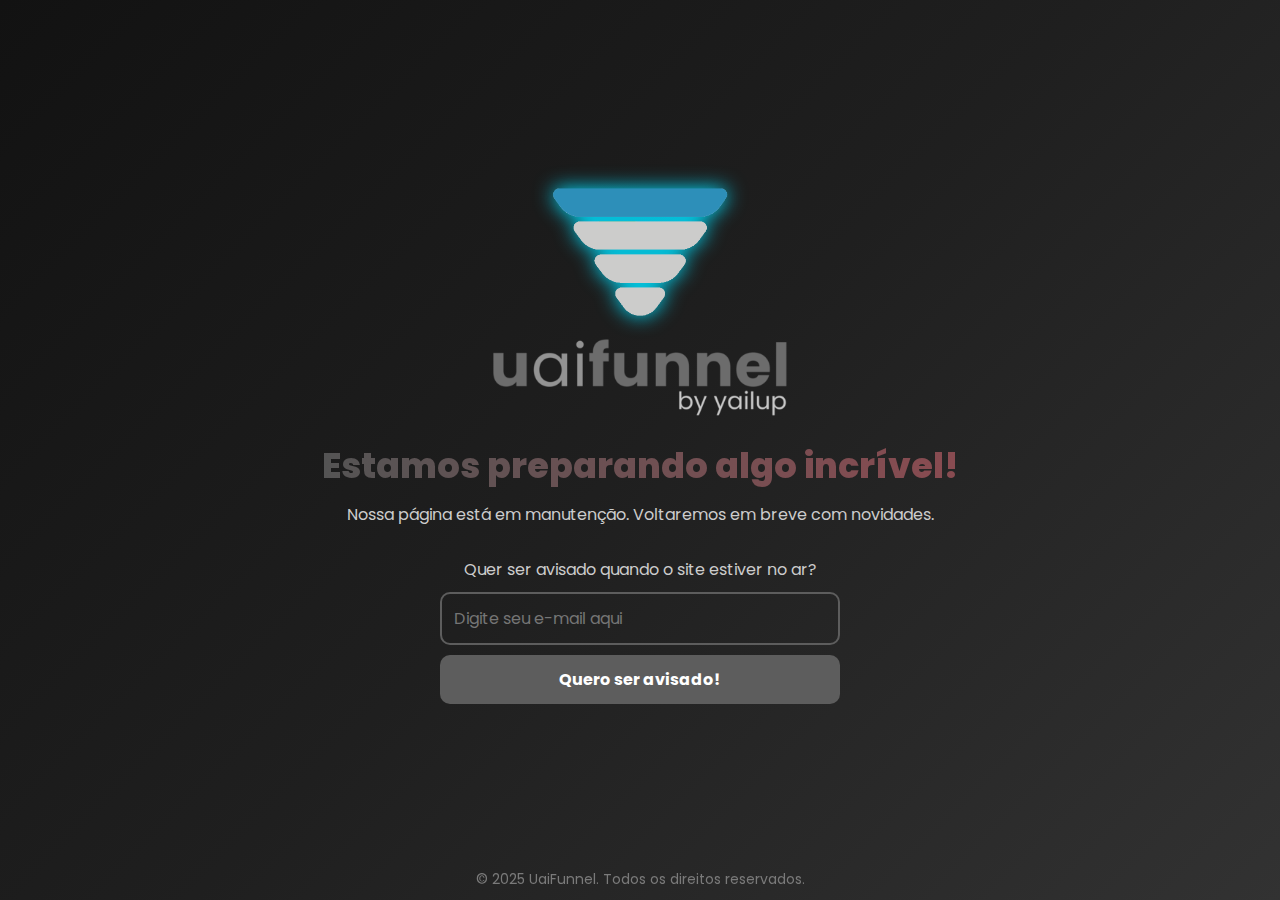
<file: index.html>
<!DOCTYPE html>
<html lang="pt-br">
<head>
    <meta charset="UTF-8">
    <title>Página em Manutenção</title>
    <link href="https://fonts.googleapis.com/css2?family=Poppins:wght@300;400;600&display=swap" rel="stylesheet">
    <style>
        * {
            margin: 0;
            padding: 0;
            box-sizing: border-box;
            font-family: 'Poppins', sans-serif;
        }

        body {
            background: linear-gradient(135deg, #121212, #1f1f1f, #323232);
            color: #ffffff;
            display: flex;
            align-items: center;
            justify-content: center;
            min-height: 100vh;
            flex-direction: column;
            text-align: center;
            padding: 20px;
        }

        #img {
            width: 180px;
            height: auto;
            filter: drop-shadow(0 0 10px #00e0ff);
            animation: float 4s ease-in-out infinite;
        }

        @keyframes float {
            0%, 100% { transform: translateY(0); }
            50% { transform: translateY(-15px); }
        }

        img {
            width: 300px;
        }

        h1 {
            font-size: 2.2rem;
            margin-top: 20px;
            font-weight: 900;
            background: linear-gradient(270deg, #2d8fb9, #95bc3f, #ffa100, #d83e4c, #545454);
            background-size: 1000% 1000%;
            -webkit-background-clip: text;
            -webkit-text-fill-color: transparent;
            animation: gradientShift 10s ease infinite;
        }

        @keyframes gradientShift {
            0% { background-position: 0% 50%; }
            50% { background-position: 100% 50%; }
            100% { background-position: 0% 50%; }
        }

        .message {
            margin-top: 10px;
            font-size: 1rem;
            color: #cccccc;
        }

        .newsletter {
            margin-top: 30px;
            max-width: 400px;
            width: 100%;
        }

        .newsletter p {
            font-size: 1rem;
            color: #cccccc;
            margin-bottom: 10px;
        }

        #newsletter-form {
            display: flex;
            flex-direction: column;
            gap: 10px;
        }

        #newsletter-form input {
            background-color: transparent;
            padding: 12px;
            border: 2px solid #5d5d5d;
            border-radius: 10px;
            color: #7a7a7a;
            font-size: 1rem;
        }

        #newsletter-form button {
            background-color: #5d5d5d;
            color: white;
            border: none;
            padding: 12px;
            border-radius: 10px;
            font-size: 1rem;
            font-weight: bold;
            cursor: pointer;
            transition: background 0.4s;
        }

        #newsletter-form button:hover {
            background-color: #d83e4c;
        }

        #form-message {
            font-size: 0.9rem;
            color: #95bc3f;
            text-align: center;
            min-height: 20px;
        }


        footer {
            text-align: center;
            padding: 10px;
            background-color: transparent;
            color: #7a7a7a;
            position:fixed;
            bottom: 0;
            width: 100%;
            font-size: 14px;
        }
    </style>
</head>
<body>

    <img id="img" src="img/funil_animado.gif" alt="Loading Funil">
    <img src="img/uailogo.png" alt="Loading Funil">

    <h1 style="font-weight: 800 !important;">Estamos preparando algo incrível!</h1>
    <p class="message">Nossa página está em manutenção. Voltaremos em breve com novidades.</p>

    <div class="newsletter">
        <p>Quer ser avisado quando o site estiver no ar?</p>
        <form id="newsletter-form">
            <input type="email" name="email" placeholder="Digite seu e-mail aqui" required>
            <button type="submit">Quero ser avisado!</button>
            <p id="form-message"></p>
        </form>
    </div>

    <footer>© 2025 UaiFunnel. Todos os direitos reservados.</footer>

    <script>
        const form = document.getElementById('newsletter-form');
        const message = document.getElementById('form-message');

        form.addEventListener('submit', function(e) {
            e.preventDefault();
            const email = form.email.value;

            fetch('https://script.google.com/macros/s/AKfycbza35MfkRbizomr1P9A86T0ndP3NejbIrS9f7hapxSdB1EX2ElSHg00cfgsdflegNrM/exec', {
                method: 'POST',
                mode: 'no-cors',
                headers: { 'Content-Type': 'application/x-www-form-urlencoded' },
                body: 'email=' + encodeURIComponent(email)
            });

            form.reset();
            message.textContent = 'E-mail cadastrado com sucesso! 🎉';
        });
    </script>

</body>
</html>
</file>
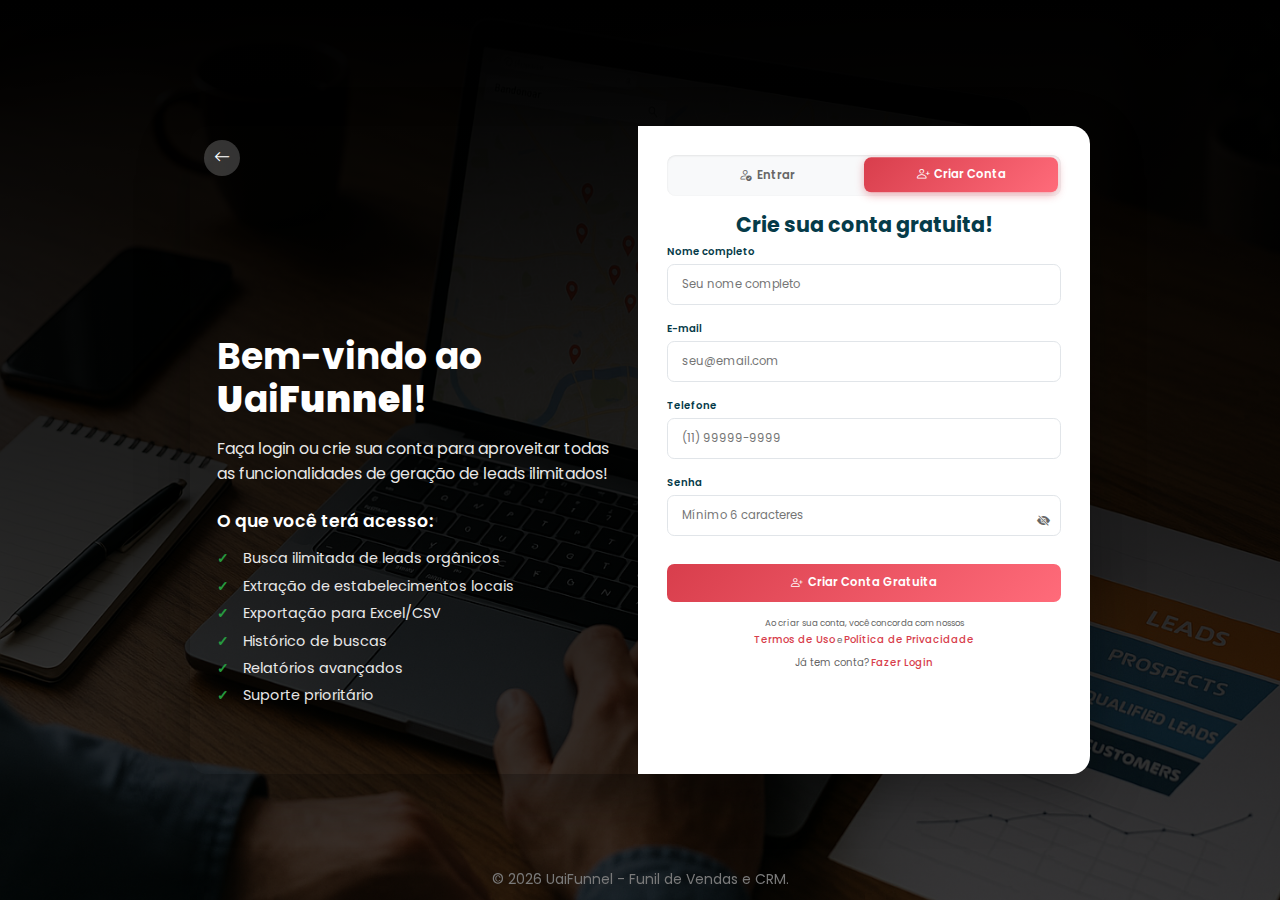
<file: login.html>
<!DOCTYPE html>
<html lang="pt-br">
<head>
    <meta charset="UTF-8">
    <meta name="viewport" content="width=device-width, initial-scale=1.0">
    <title>UaiFunnel - Login & Cadastro</title>
    
    <link rel="stylesheet" href="css/style.css">
    <link rel="icon" type="image/x-icon" href="img/fav.png">
    
    <!-- Bootstrap Icons -->
    <link rel="stylesheet" href="https://cdn.jsdelivr.net/npm/bootstrap-icons@1.11.3/font/bootstrap-icons.min.css">
    
    <!-- Google Fonts -->
    <link rel="preconnect" href="https://fonts.googleapis.com">
    <link rel="preconnect" href="https://fonts.gstatic.com" crossorigin>
    <link href="https://fonts.googleapis.com/css2?family=Poppins:wght@100;200;300;400;500;600;700;800;900&display=swap" rel="stylesheet">
    
    <style>
        /* ==================== RESET E BASE ==================== */
        * {
            margin: 0;
            padding: 0;
            box-sizing: border-box;
        }

        html, body {
            height: 100%;
            overflow-x: hidden;
        }

        body {
            font-family: 'Poppins', sans-serif;
            background-image: linear-gradient(rgb(0, 0, 0), rgba(0, 0, 0, 0.715)), url(img/background.png);
            min-height: 100vh;
            display: flex;
            align-items: center;
            justify-content: center;
            padding: 10px;
            background-repeat: no-repeat;
            background-size: cover;
        }

        /* ==================== CONTAINER PRINCIPAL RESPONSIVO ==================== */
        .login-container {
            background: transparent;
            border-radius: 20px;
            padding: 0;
            width: 100%;
            max-width: 1000px;
            min-width: 320px;
            /* ✅ ALTURA DINÂMICA BASEADA NO VIEWPORT */
            max-height: 95vh;
            min-height: 70vh;
            height: auto;
            overflow: hidden;
            box-shadow: 0 20px 60px rgba(0, 0, 0, 0.3);
            display: flex;
            position: relative;
            animation: slideIn 0.6s ease-out;
            zoom: 90%;
        }

        @keyframes slideIn {
            from {
                opacity: 0;
                transform: scale(0.9) translateY(-20px);
            }
            to {
                opacity: 1;
                transform: scale(1) translateY(0);
            }
        }

        /* ==================== BOTÃO DE VOLTAR ==================== */
        .back-btn {
            position: absolute;
            top: 15px;
            left: 15px;
            background: rgba(255, 255, 255, 0.2);
            border: none;
            border-radius: 50%;
            width: 40px;
            height: 40px;
            color: white;
            font-size: 18px;
            cursor: pointer;
            transition: all 0.3s ease;
            z-index: 10;
        }

        .back-btn:hover {
            background: rgba(255, 255, 255, 0.3);
            transform: scale(1.1);
        }

        /* ==================== SEÇÃO ESQUERDA RESPONSIVA ==================== */
        /* Container Principal */
        .login-left {
            display: flex;
            min-height: 500px;
        }

        /* Seção Esquerda - Info */
        .login-left {
            animation: colorCycle 25s infinite;
            animation-timing-function: ease-in-out;
            flex: 1;
            padding: 30px;
            display: flex;
            flex-direction: column;
            justify-content: center;
            color: white;
            text-align: left;
            height: 100vh;
            max-width: 50%;
        }

        /* Animação de troca de cor */
        @keyframes colorCycle {
            0%   { background-color: #2d8fb9c9; }  
            20%  { background-color: #94bc3fcb; }  
            40%  { background-color: #ffa200ba; } 
            60%  { background-color: #d83e4bbb; }  
            80%  { background-color: #545454bd; }  
            100% { background-color: #2d8fb9bd; }  
        }



        /* .login-left {
            flex: 1;
            background: linear-gradient(135deg, #667eead0 0%, #764ba2 100%);
        
            padding: clamp(20px, 4vw, 40px);
            display: flex;
            flex-direction: column;
            justify-content: center;
            color: white;
            text-align: left;
            position: relative;
           
            min-height: 400px;
         
            overflow-y: auto;
        }

        .login-left::before {
            content: '';
            position: absolute;
            top: 0;
            left: 0;
            right: 0;
            bottom: 0;
            background: rgba(0, 0, 0, 0);
            z-index: 1;
        }

        .login-left-content {
            position: relative;
            z-index: 2;
        } */

        
        .login-left h1 {
            font-size: clamp(1.5rem, 4vw, 2.5rem);
            font-weight: 700;
            margin-bottom: 1rem;
            color: white;
            line-height: 1.2;
        }

        .login-left p {
            font-size: clamp(0.9rem, 2vw, 1.1rem);
            margin-bottom: 1.5rem;
            opacity: 0.9;
            line-height: 1.6;
        }

        /* ✅ BENEFÍCIOS COMPACTOS */
        .benefits {
            margin: 1.5rem 0;
        }

        .benefits h3 {
            font-size: clamp(1rem, 2.5vw, 1.2rem);
            font-weight: 600;
            margin-bottom: 1rem;
            color: white;
        }

        .benefits ul {
            list-style: none;
            padding: 0;
            margin: 0;
        }

        .benefits li {
            margin: 0.5rem 0;
            font-size: clamp(0.8rem, 1.8vw, 1rem);
            opacity: 0.9;
            display: flex;
            align-items: center;
            gap: 0.5rem;
            line-height: 1.4;
        }

        .benefits li::before {
            content: "✓";
            color: #28a745;
            font-weight: bold;
            margin-right: 8px;
            flex-shrink: 0;
        }

        /* ==================== SEÇÃO DIREITA RESPONSIVA ==================== */
        .login-right {
            flex: 1;
            /* ✅ PADDING RESPONSIVO */
            padding: clamp(20px, 4vw, 40px);
            display: flex;
            flex-direction: column;
            justify-content: center;
            background: white;
            position: relative;
            /* ✅ ALTURA MÍNIMA E SCROLL */
            min-height: 400px;
            overflow-y: auto;
            zoom: 80%;
        }

        /* ==================== TABS RESPONSIVAS ==================== */
        .auth-tabs {
            display: flex;
            margin-bottom: 1.5rem;
            border-radius: 12px;
            background: #f8f9fa;
            padding: 4px;
            box-shadow: inset 0 1px 3px rgba(0, 0, 0, 0.1);
            flex-shrink: 0;
        }

        .auth-tab {
            flex: 1;
            padding: clamp(8px, 2vw, 12px) clamp(12px, 3vw, 16px);
            background: transparent;
            border: none;
            border-radius: 10px;
            font-weight: 600;
            cursor: pointer;
            transition: all 0.3s ease;
            color: #666;
            display: flex;
            align-items: center;
            justify-content: center;
            gap: 6px;
            font-size: clamp(0.8rem, 1.5vw, 1rem);
        }

        .auth-tab.active {
            background: linear-gradient(135deg, #d83e4c 0%, #ff6b7a 100%);
            color: white;
            box-shadow: 0 4px 12px rgba(216, 62, 76, 0.4);
            transform: translateY(-1px);
        }

        .auth-tab:not(.active):hover {
            background: rgba(216, 62, 76, 0.1);
            color: #d83e4c;
            transform: translateY(-1px);
        }

        /* ==================== FORMULÁRIOS RESPONSIVOS ==================== */
        .auth-form {
            display: none;
            animation: formSlideIn 0.3s ease-out;
            flex: 1;
            overflow-y: auto;
        }

        .auth-form.active {
            display: flex;
            flex-direction: column;
        }

        .auth-form h2 {
            color: #053B49;
            font-size: clamp(1.2rem, 3vw, 1.8rem);
            font-weight: 700;
            margin-bottom: 0.5rem;
            text-align: center;
            line-height: 1.2;
        }

        .auth-form > p {
            color: #666;
            text-align: center;
            margin-bottom: 1.5rem;
            font-size: clamp(0.8rem, 1.5vw, 0.95rem);
            line-height: 1.4;
        }

        /* ✅ GRUPOS DE FORMULÁRIO COMPACTOS */
        .form-group {
            position: relative;
            margin-bottom: clamp(1rem, 2.5vh, 1.5rem);
            flex-shrink: 0;
        }

        .form-group label {
            display: block;
            color: #053B49;
            font-weight: 600;
            margin-bottom: 6px;
            font-size: clamp(0.75rem, 1.2vw, 14px);
        }

        .form-group input {
            width: 100%;
            padding: clamp(10px, 2.5vh, 15px) clamp(15px, 3vw, 20px);
            border: 2px solid #e1e5e9;
            border-radius: 10px;
            font-size: clamp(0.9rem, 1.5vw, 16px);
            transition: all 0.3s ease;
            background: #fff;
            outline: none;
            box-sizing: border-box;
        }

        .form-group input:focus {
            border-color: #d83e4c;
            box-shadow: 0 0 0 3px rgba(216, 62, 76, 0.1);
        }

        /* ✅ ÍCONE DE SENHA RESPONSIVO */
        .toggle-password {
            position: absolute;
            right: 15px;
            top: calc(50% + 8px);
            cursor: pointer;
            color: #666;
            font-size: clamp(16px, 2vw, 18px);
            transition: color 0.3s ease;
        }

        .toggle-password:hover {
            color: #d83e4c;
        }

        .form-group input[type="password"] {
            padding-right: clamp(40px, 8vw, 50px);
        }

        /* ✅ BOTÃO RESPONSIVO */
        .auth-btn {
            width: 100%;
            background: linear-gradient(135deg, #d83e4c 0%, #ff6b7a 100%);
            color: white;
            border: none;
            padding: clamp(12px, 2.5vh, 15px);
            border-radius: 10px;
            font-size: clamp(0.9rem, 1.5vw, 16px);
            font-weight: 600;
            cursor: pointer;
            transition: all 0.3s ease;
            margin-top: 1rem;
            display: flex;
            align-items: center;
            justify-content: center;
            gap: 8px;
            flex-shrink: 0;
        }

        .auth-btn:hover {
            transform: translateY(-2px);
            box-shadow: 0 8px 25px rgba(216, 62, 76, 0.3);
        }

        .auth-btn:disabled {
            opacity: 0.6;
            cursor: not-allowed;
            transform: none;
        }

        /* ✅ LINKS RESPONSIVOS */
        .auth-links {
            text-align: center;
            margin-top: 1rem;
            flex-shrink: 0;
        }

        .auth-links a {
            color: #d83e4c;
            text-decoration: none;
            font-size: clamp(0.75rem, 1.2vw, 14px);
            font-weight: 500;
        }

        .auth-links a:hover {
            text-decoration: underline;
        }

        .auth-links small {
            font-size: clamp(0.7rem, 1vw, 12px);
            color: #666;
            line-height: 1.4;
        }

        .auth-links span {
            font-size: clamp(0.75rem, 1.2vw, 14px);
            color: #666;
            margin-top: 10px;
            display: inline-block;
        }

        /* ==================== MENSAGEM DE SUCESSO ==================== */
        .success-message {
            display: none;
            text-align: center;
            padding: 2rem;
            flex: 1;
            justify-content: center;
            align-items: center;
            flex-direction: column;
        }

        .success-message.show {
            display: flex;
        }

        .success-message i {
            font-size: clamp(2rem, 8vw, 4rem);
            color: #28a745;
            margin-bottom: 1rem;
        }

        .success-message h3 {
            color: #053B49;
            font-size: clamp(1.2rem, 3vw, 1.5rem);
            font-weight: 700;
            margin-bottom: 0.5rem;
        }

        .success-message p {
            color: #666;
            font-size: clamp(0.9rem, 2vw, 1rem);
        }

        /* ==================== MEDIA QUERIES ESPECÍFICAS ==================== */

        /* ✅ Tablets */
        @media (max-width: 1024px) {
            .login-container {
                max-width: 90vw;
                max-height: 90vh;
            }
        }

        /* ✅ Mobile - Empilhar verticalmente */
        @media (max-width: 768px) {
            body {
                padding: 5px;
                align-items: flex-start;
                padding-top: 20px;
            }
            
            .login-container {
                flex-direction: column;
                max-width: 95vw;
                width: 95vw;
                max-height: 95vh;
                min-height: auto;
            }
            
            .login-left {
                min-height: 200px;
                padding: 20px;
            }
            
            .login-right {
                min-height: 300px;
                padding: 20px;
            }
            
            .back-btn {
                top: 10px;
                left: 10px;
                width: 35px;
                height: 35px;
                font-size: 16px;
            }
            
            .benefits li {
                font-size: 0.85rem;
                margin: 0.4rem 0;
            }
            
            .form-group {
                margin-bottom: 1rem;
            }
        }

        /* ✅ Mobile muito pequeno */
        @media (max-width: 480px) {
            body {
                padding: 2px;
                padding-top: 10px;
            }
            
            .login-container {
                max-width: 98vw;
                width: 98vw;
                border-radius: 10px;
            }
            
            .login-left, .login-right {
                padding: 15px;
            }
            
            .benefits {
                margin: 1rem 0;
            }
            
            .benefits li {
                font-size: 0.8rem;
                margin: 0.3rem 0;
            }
        }

        /* ✅ Telas muito altas */
        @media (min-height: 900px) {
            .login-container {
                max-height: 80vh;
            }
        }

        /* ✅ Telas muito baixas */
        @media (max-height: 600px) {
            .login-container {
                max-height: 95vh;
                min-height: 95vh;
            }
            
            .login-left, .login-right {
                overflow-y: auto;
            }
            
            .benefits {
                margin: 0.5rem 0;
            }
            
            .benefits li {
                margin: 0.2rem 0;
                font-size: 0.8rem;
            }
            
            .form-group {
                margin-bottom: 0.8rem;
            }
        }

        /* ==================== ANIMAÇÕES RESPONSIVAS ==================== */
        @keyframes formSlideIn {
            from {
                opacity: 0;
                transform: translateX(20px);
            }
            to {
                opacity: 1;
                transform: translateX(0);
            }
        }

        /* ✅ Otimizações para performance */
        .auth-tab i {
            font-size: clamp(1em, 2vw, 1.1em);
        }

        /* ✅ Scroll suave em dispositivos móveis */
        .login-left,
        .login-right {
            -webkit-overflow-scrolling: touch;
        }
    </style>

</head>

<body>
    <div class="login-container">
        <!-- Botão voltar -->
        <button class="back-btn" onclick="goBack()" title="Voltar">
            <i class="bi bi-arrow-left"></i>
        </button>
        
        <!-- Seção Esquerda - Informações -->
        <div class="login-left">
            <div class="login-left-content">
                <h1 id="leftTitle">Bem-vindo ao <strong>U</strong>ai<strong>Funnel</strong>!</h1>
                <p id="leftDescription">Faça login ou crie sua conta para aproveitar todas as funcionalidades de geração de leads ilimitados!</p>
                
                <div class="benefits">
                    <h3>O que você terá acesso:</h3>
                    <ul>
                        <li>Busca ilimitada de leads orgânicos</li>
                        <li>Extração de estabelecimentos locais</li>
                        <li>Exportação para Excel/CSV</li>
                        <li>Histórico de buscas</li>
                        <li>Relatórios avançados</li>
                        <li>Suporte prioritário</li>
                    </ul>
                </div>
            </div>
        </div>

        <!-- Seção Direita - Formulários -->
        <div class="login-right">
            <!-- Tabs de alternância -->
            <div class="auth-tabs">
                <button type="button" class="auth-tab" id="loginTab" onclick="switchAuthMode('login')">
                    <i class="bi bi-person-check"></i>
                    Entrar
                </button>
                <button type="button" class="auth-tab active" id="signupTab" onclick="switchAuthMode('signup')">
                    <i class="bi bi-person-plus"></i>
                    Criar Conta
                </button>
            </div>

            <!-- Formulário de Login -->
            <form id="loginForm" class="auth-form">
                <h2>Bem-vindo de volta!</h2>
                
                <div class="form-group">
                    <label for="loginEmail">E-mail</label>
                    <input type="email" id="loginEmail" name="email" required placeholder="seu@email.com">
                </div>
                
                <div class="form-group">
                    <label for="loginPassword">Senha</label>
                    <input type="password" id="loginPassword" name="password" required placeholder="Sua senha">
                    <i class="bi bi-eye-slash-fill toggle-password" onclick="togglePassword('loginPassword', this)"></i>
                </div>
                
                <button type="submit" class="auth-btn">
                    <i class="bi bi-box-arrow-in-right"></i>
                    Entrar
                </button>
                
                <div class="auth-links">
                    <a href="#" onclick="alert('Em breve!')">Esqueceu sua senha?</a>
                    <br><br>
                    <span>Não tem conta? 
                        <a href="#" class="switch-link" onclick="switchAuthMode('signup')">Criar Conta</a>
                    </span>
                </div>
            </form>

            <!-- Formulário de Cadastro -->
            <form id="signupForm" class="auth-form active">
                <h2>Crie sua conta gratuita!</h2>
                
                <div class="form-group">
                    <label for="userName">Nome completo</label>
                    <input type="text" id="userName" name="name" required placeholder="Seu nome completo">
                </div>
                
                <div class="form-group">
                    <label for="userEmail">E-mail</label>
                    <input type="email" id="userEmail" name="email" required placeholder="seu@email.com">
                </div>
                
                <div class="form-group">
                    <label for="userPhone">Telefone</label>
                    <input type="tel" id="userPhone" name="phone" required placeholder="(11) 99999-9999">
                </div>
                
                <div class="form-group">
                    <label for="userPassword">Senha</label>
                    <input type="password" id="userPassword" name="password" required placeholder="Mínimo 6 caracteres">
                    <i class="bi bi-eye-slash-fill toggle-password" onclick="togglePassword('userPassword', this)"></i>
                </div>
                
                <button type="submit" class="auth-btn">
                    <i class="bi bi-person-plus"></i>
                    Criar Conta Gratuita
                </button>
                
                <div class="auth-links">
                    <small>
                        Ao criar sua conta, você concorda com nossos<br>
                        <a href="#" onclick="openTermsModal();return false;">Termos de Uso</a> e 
                        <a href="#" onclick="openPrivacyModal();return false;">Política de Privacidade</a>
                    </small>
                    <br>
                    <span>Já tem conta? 
                        <a href="#" class="switch-link" onclick="switchAuthMode('login')">Fazer Login</a>
                    </span>
                </div>
            </form>
            
            <!-- Mensagem de Sucesso -->
            <div id="authSuccess" class="success-message">
                <i class="bi bi-check-circle-fill"></i>
                <h3>Sucesso!</h3>
                <p id="successText">Bem-vindo ao UaiFunnel! Agora você pode aproveitar todos os recursos.</p>
                
                <div class="success-actions">
                    <button onclick="redirectToApp()" class="auth-btn">
                        <i class="bi bi-arrow-right"></i>
                        Continuar para o App
                    </button>
                </div>
            </div>
        </div>
    </div>

    <!--Footer 1-->
    <footer class="footer1" id="rodape">
        &copy; <span id="anoAtual"></span> UaiFunnel - Funil de Vendas e CRM.
    </footer>
    <!-- /Footer1 -->

    <!-- JavaScript -->
    <script src="js/script.js" defer></script>
    <script>
        // ==================== FUNÇÕES DE CONTROLE DO FORMULÁRIO ====================
        
        // Switch entre Login e Cadastro
        function switchAuthMode(mode) {
            const loginTab = document.getElementById('loginTab');
            const signupTab = document.getElementById('signupTab');
            const loginForm = document.getElementById('loginForm');
            const signupForm = document.getElementById('signupForm');
            const successDiv = document.getElementById('authSuccess');
            const leftTitle = document.getElementById('leftTitle');
            const leftDescription = document.getElementById('leftDescription');
            
            // Esconder mensagem de sucesso
            if (successDiv) {
                successDiv.classList.remove('show');
            }
            
            // Remover classe active de ambos
            loginTab.classList.remove('active');
            signupTab.classList.remove('active');
            loginForm.classList.remove('active');
            signupForm.classList.remove('active');
            
            if (mode === 'login') {
                // Ativar login
                loginTab.classList.add('active');
                loginForm.classList.add('active');
                
                // Atualizar textos da esquerda
                if (leftTitle) leftTitle.textContent = 'Bem-vindo de volta!';
                if (leftDescription) leftDescription.textContent = 'Faça login para acessar sua conta e continuar gerando leads ilimitados com o UaiFunnel!';
                
            } else {
                // Ativar cadastro
                signupTab.classList.add('active');
                signupForm.classList.add('active');
                
                // Atualizar textos da esquerda
                if (leftTitle) leftTitle.innerHTML = '<h1>Bem-vindo ao <strong>U</strong>ai<strong>Funnel</strong>!</h1>';
                if (leftDescription) leftDescription.textContent = 'Crie sua conta gratuita para aproveitar todas as funcionalidades de geração de leads ilimitados!';
            }
            
            // Limpar campos
            clearFormFields();
        }
        
        // Limpar campos dos formulários
        function clearFormFields() {
            const inputs = document.querySelectorAll('#loginForm input, #signupForm input');
            inputs.forEach(input => {
                input.value = '';
            });
        }
        
        // Toggle de mostrar/esconder senha
        function togglePassword(inputId, icon) {
            const input = document.getElementById(inputId);
            
            if (input.type === 'password') {
                input.type = 'text';
                icon.classList.remove('bi-eye-slash-fill');
                icon.classList.add('bi-eye-fill');
            } else {
                input.type = 'password';
                icon.classList.remove('bi-eye-fill');
                icon.classList.add('bi-eye-slash-fill');
            }
        }
        
        // ==================== HANDLERS DE AUTENTICAÇÃO ====================
        
        // Handler do Login
        async function handleLogin(e) {
            e.preventDefault();
            const form = document.getElementById('loginForm');
            const formData = new FormData(form);
            const submitBtn = form.querySelector('.auth-btn');
            const originalText = submitBtn.innerHTML;
            
            const email = formData.get('email').trim();
            const password = formData.get('password').trim();

            if (!email || !password) {
                alert('Preencha todos os campos!');
                return;
            }

            submitBtn.innerHTML = '<i class="bi bi-hourglass-split"></i> Entrando...';
            submitBtn.disabled = true;

            try {
                // Simular delay de login
                await new Promise(resolve => setTimeout(resolve, 1500));
                
                // Aqui você colocaria a lógica real de autenticação
                console.log('🔐 Login attempt:', { email, password });
                
                showSuccess(`Login realizado com sucesso! Redirecionando...`, 'login');
                
            } catch (error) {
                alert('Erro ao fazer login. Verifique suas credenciais.');
                console.error('Erro no login:', error);
            } finally {
                submitBtn.innerHTML = originalText;
                submitBtn.disabled = false;
            }
        }

        // Handler do Cadastro
        async function handleSignup(e) {
            e.preventDefault();
            const form = document.getElementById('signupForm');
            const formData = new FormData(form);
            const submitBtn = form.querySelector('.auth-btn');
            const originalText = submitBtn.innerHTML;
            
            const userData = {
                name: formData.get('name').trim(),
                email: formData.get('email').trim(),
                phone: formData.get('phone').trim(),
                password: formData.get('password').trim()
            };

            if (!validateSignupData(userData)) {
                return;
            }

            submitBtn.innerHTML = '<i class="bi bi-hourglass-split"></i> Criando conta...';
            submitBtn.disabled = true;

            try {
                // Simular delay de criação de conta
                await new Promise(resolve => setTimeout(resolve, 2000));
                
                console.log('📝 Signup attempt:', userData);
                
                showSuccess('Conta criada com sucesso! Bem-vindo ao UaiFunnel!', 'signup');
                
            } catch (error) {
                alert('Erro ao criar conta. Tente novamente.');
                console.error('Erro no cadastro:', error);
            } finally {
                submitBtn.innerHTML = originalText;
                submitBtn.disabled = false;
            }
        }
        
        // ==================== VALIDAÇÕES ====================
        
        function validateSignupData(data) {
            if (data.name.length < 2) {
                alert('Nome deve ter pelo menos 2 caracteres');
                return false;
            }

            const emailRegex = /^[^\s@]+@[^\s@]+\.[^\s@]+$/;
            if (!emailRegex.test(data.email)) {
                alert('Email inválido');
                return false;
            }

            const phoneRegex = /[\d\s\(\)\-\+]{10,}/;
            if (!phoneRegex.test(data.phone)) {
                alert('Telefone inválido');
                return false;
            }

            if (data.password.length < 6) {
                alert('Senha deve ter pelo menos 6 caracteres');
                return false;
            }

            return true;
        }
        
        // ==================== FUNÇÕES AUXILIARES ====================
        
        function showSuccess(message, type = 'signup') {
            const forms = document.querySelectorAll('.auth-form');
            const successDiv = document.getElementById('authSuccess');
            const successText = document.getElementById('successText');
            const leftTitle = document.getElementById('leftTitle');
            const leftDescription = document.getElementById('leftDescription');
            
            // Esconder formulários
            forms.forEach(form => form.classList.remove('active'));
            
            // Atualizar textos
            if (successText) successText.textContent = message;
            if (leftTitle) leftTitle.textContent = type === 'login' ? '🎉 Bem-vindo!' : '🎉 Parabéns!';
            if (leftDescription) leftDescription.textContent = 'Agora você tem acesso completo a todas as funcionalidades do UaiFunnel!';
            
            // Mostrar sucesso
            if (successDiv) successDiv.classList.add('show');
        }
        
        function goBack() {
            if (document.referrer && document.referrer.includes(window.location.origin)) {
                history.back();
            } else {
                window.location.href = 'index.html';
            }
        }
        
        function redirectToApp() {
            // Salvar dados de login no localStorage
            localStorage.setItem('uaifunnel_user', JSON.stringify({
                name: 'Usuário Logado',
                email: 'usuario@email.com',
                logged: true,
                loginDate: new Date().toISOString()
            }));
            
            // Redirecionar para página principal
            window.location.href = 'index.html';
        }
        
        // Funções placeholder para modais de Termos/Privacidade
        function openTermsModal() {
            alert('Modal de Termos de Uso será implementado em breve!');
        }
        
        function openPrivacyModal() {
            alert('Modal de Política de Privacidade será implementado em breve!');
        }
        
        // ==================== EVENT LISTENERS ====================
        
        document.addEventListener('DOMContentLoaded', function() {
            // Configurar event listeners dos formulários
            const loginForm = document.getElementById('loginForm');
            const signupForm = document.getElementById('signupForm');
            
            if (loginForm) {
                loginForm.addEventListener('submit', handleLogin);
            }
            
            if (signupForm) {
                signupForm.addEventListener('submit', handleSignup);
            }
            
            // Verificar se já está logado
            const user = localStorage.getItem('uaifunnel_user');
            if (user) {
                const userData = JSON.parse(user);
                if (userData.logged) {
                    showSuccess(`Bem-vindo de volta, ${userData.name}!`, 'login');
                }
            }
        });
    </script>
</body>
</html>
</file>
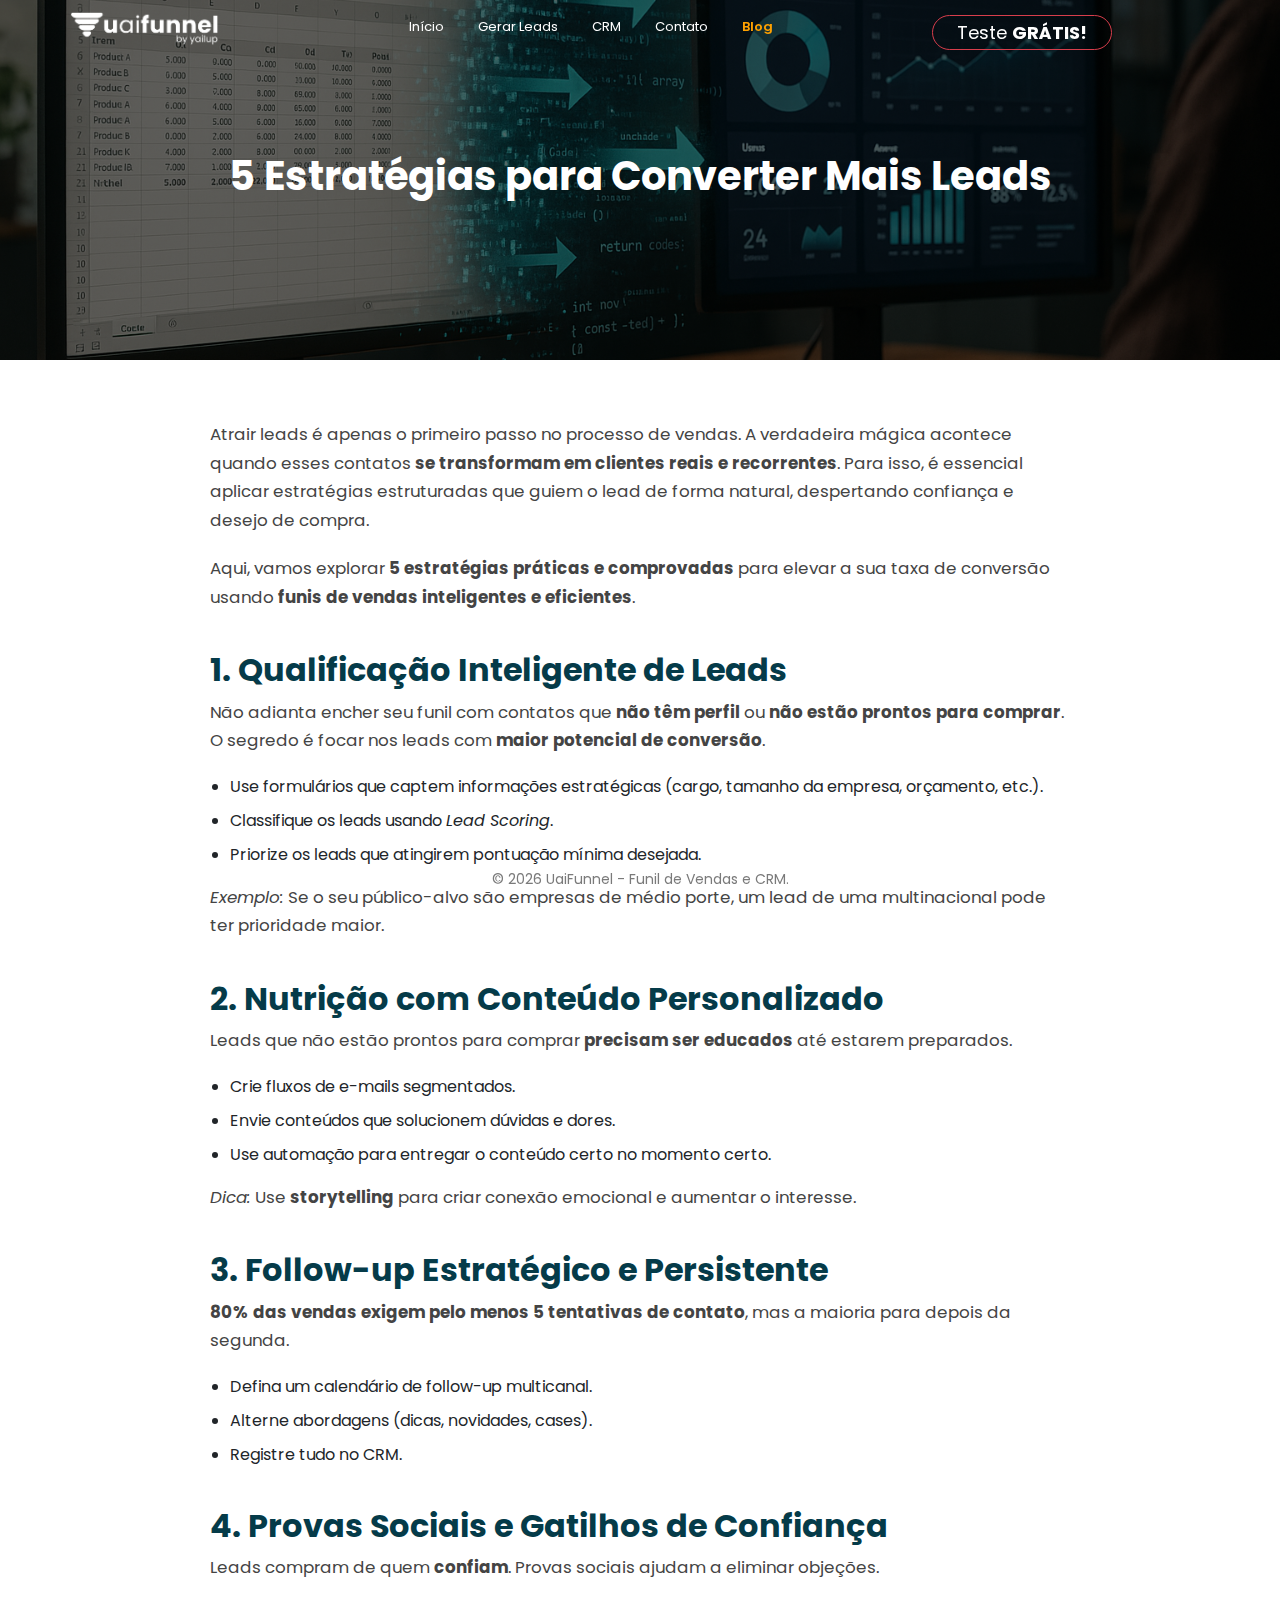
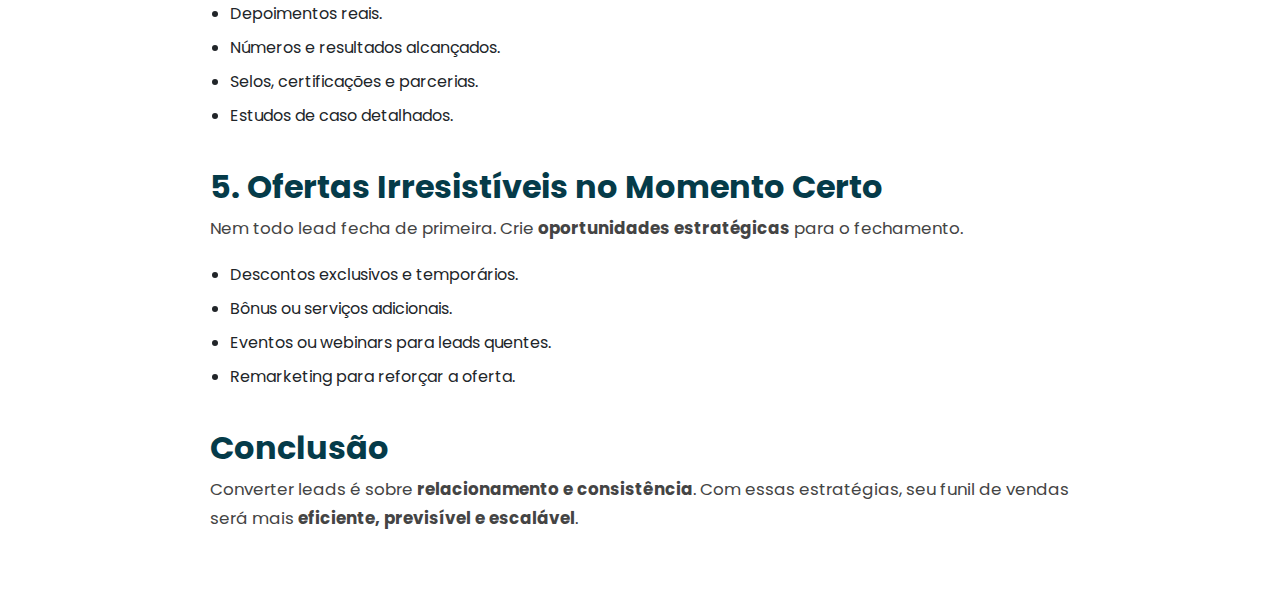
<file: post-1.html>
<!DOCTYPE html>
<html lang="pt-br">
<head>
  <meta charset="UTF-8">
  <meta name="viewport" content="width=device-width, initial-scale=1.0">
  <title>5 Estratégias para Converter Mais Leads | UaiFunnel</title>
  <link rel="stylesheet" href="css/style.css">
  <link rel="stylesheet" href="css/responsive.css" media="screen">
  <link rel="stylesheet" href="https://cdn.jsdelivr.net/npm/bootstrap@5.3.2/dist/css/bootstrap.min.css">
  <link rel="stylesheet" href="https://cdn.jsdelivr.net/npm/bootstrap-icons@1.11.3/font/bootstrap-icons.min.css">
  <link href="https://fonts.googleapis.com/css?family=Poppins:300,400,600,700&display=swap" rel="stylesheet">
  <style>
    .post-hero {
      height: 40vh;
      background: linear-gradient(rgba(0,0,0,0.6), rgba(0,0,0,0.6)), url('img/background_1.png') no-repeat center center;
      background-size: cover;
      display: flex;
      align-items: center;
      justify-content: center;
      color: #fff;
      text-align: center;
      padding: 0 20px;
    }
    .post-hero h1 {
      font-size: 2.5rem;
      font-weight: 700;
    }
    .post-content {
      padding: 60px 20px;
      max-width: 900px;
      margin: auto;
    }
    .post-content h2 {
      margin-top: 40px;
      font-weight: 700;
      color: #053B49;
    }
    .post-content p {
      font-size: 1.05rem;
      line-height: 1.7;
      color: #444;
      margin-bottom: 20px;
    }
    .post-content ul {
      padding-left: 20px;
    }
    .post-content li {
      margin-bottom: 10px;
    }
  </style>
</head>
<body>

<header id="header">
  <div class="interface">
    <section class="logo">
      <a href="index.html"><img class="logo-white" src="img/logo_.png" alt="UaiFunnel"></a>
      <a href="index.html"><img class="logo-color" src="img/logo.png" alt="UaiFunnel"></a>
    </section>
    <section class="menu-desktop">
      <nav>
        <ul>
          <li><a href="index.html#home">Início</a></li>
          <li><a href="index.html#doing">Gerar Leads</a></li>
          <li><a href="index.html#crm">CRM</a></li>
          <li><a href="index.html#contact">Contato</a></li>
          <li><a class="active" href="blog.html">Blog</a></li>
        </ul>
      </nav>
    </section>
    <section class="btn-contato">
      <a href="index.html#contact"><button>Teste <strong>GRÁTIS!</strong></button></a>
    </section>
  </div>
</header>

<section class="post-hero">
  <h1>5 Estratégias para Converter Mais Leads</h1>
</section>

<section class="post-content">
  <p>Atrair leads é apenas o primeiro passo no processo de vendas. A verdadeira mágica acontece quando esses contatos <strong>se transformam em clientes reais e recorrentes</strong>. Para isso, é essencial aplicar estratégias estruturadas que guiem o lead de forma natural, despertando confiança e desejo de compra.</p>
  <p>Aqui, vamos explorar <strong>5 estratégias práticas e comprovadas</strong> para elevar a sua taxa de conversão usando <strong>funis de vendas inteligentes e eficientes</strong>.</p>

  <h2>1. Qualificação Inteligente de Leads</h2>
  <p>Não adianta encher seu funil com contatos que <strong>não têm perfil</strong> ou <strong>não estão prontos para comprar</strong>. O segredo é focar nos leads com <strong>maior potencial de conversão</strong>.</p>
  <ul>
    <li>Use formulários que captem informações estratégicas (cargo, tamanho da empresa, orçamento, etc.).</li>
    <li>Classifique os leads usando <em>Lead Scoring</em>.</li>
    <li>Priorize os leads que atingirem pontuação mínima desejada.</li>
  </ul>
  <p><em>Exemplo:</em> Se o seu público-alvo são empresas de médio porte, um lead de uma multinacional pode ter prioridade maior.</p>

  <h2>2. Nutrição com Conteúdo Personalizado</h2>
  <p>Leads que não estão prontos para comprar <strong>precisam ser educados</strong> até estarem preparados.</p>
  <ul>
    <li>Crie fluxos de e-mails segmentados.</li>
    <li>Envie conteúdos que solucionem dúvidas e dores.</li>
    <li>Use automação para entregar o conteúdo certo no momento certo.</li>
  </ul>
  <p><em>Dica:</em> Use <strong>storytelling</strong> para criar conexão emocional e aumentar o interesse.</p>

  <h2>3. Follow-up Estratégico e Persistente</h2>
  <p><strong>80% das vendas exigem pelo menos 5 tentativas de contato</strong>, mas a maioria para depois da segunda.</p>
  <ul>
    <li>Defina um calendário de follow-up multicanal.</li>
    <li>Alterne abordagens (dicas, novidades, cases).</li>
    <li>Registre tudo no CRM.</li>
  </ul>

  <h2>4. Provas Sociais e Gatilhos de Confiança</h2>
  <p>Leads compram de quem <strong>confiam</strong>. Provas sociais ajudam a eliminar objeções.</p>
  <ul>
    <li>Depoimentos reais.</li>
    <li>Números e resultados alcançados.</li>
    <li>Selos, certificações e parcerias.</li>
    <li>Estudos de caso detalhados.</li>
  </ul>

  <h2>5. Ofertas Irresistíveis no Momento Certo</h2>
  <p>Nem todo lead fecha de primeira. Crie <strong>oportunidades estratégicas</strong> para o fechamento.</p>
  <ul>
    <li>Descontos exclusivos e temporários.</li>
    <li>Bônus ou serviços adicionais.</li>
    <li>Eventos ou webinars para leads quentes.</li>
    <li>Remarketing para reforçar a oferta.</li>
  </ul>

  <h2>Conclusão</h2>
  <p>Converter leads é sobre <strong>relacionamento e consistência</strong>. Com essas estratégias, seu funil de vendas será mais <strong>eficiente, previsível e escalável</strong>.</p>
</section>

<!--Footer 1-->
<footer class="footer1" id="rodape">
    &copy; <span id="anoAtual"></span> UaiFunnel - Funil de Vendas e CRM.
</footer>
<!-- /Footer1 -->

<script>
  document.getElementById("anoAtual").textContent = new Date().getFullYear();
</script>

<script src="js/script.js"></script>

</body>
</html>
</file>
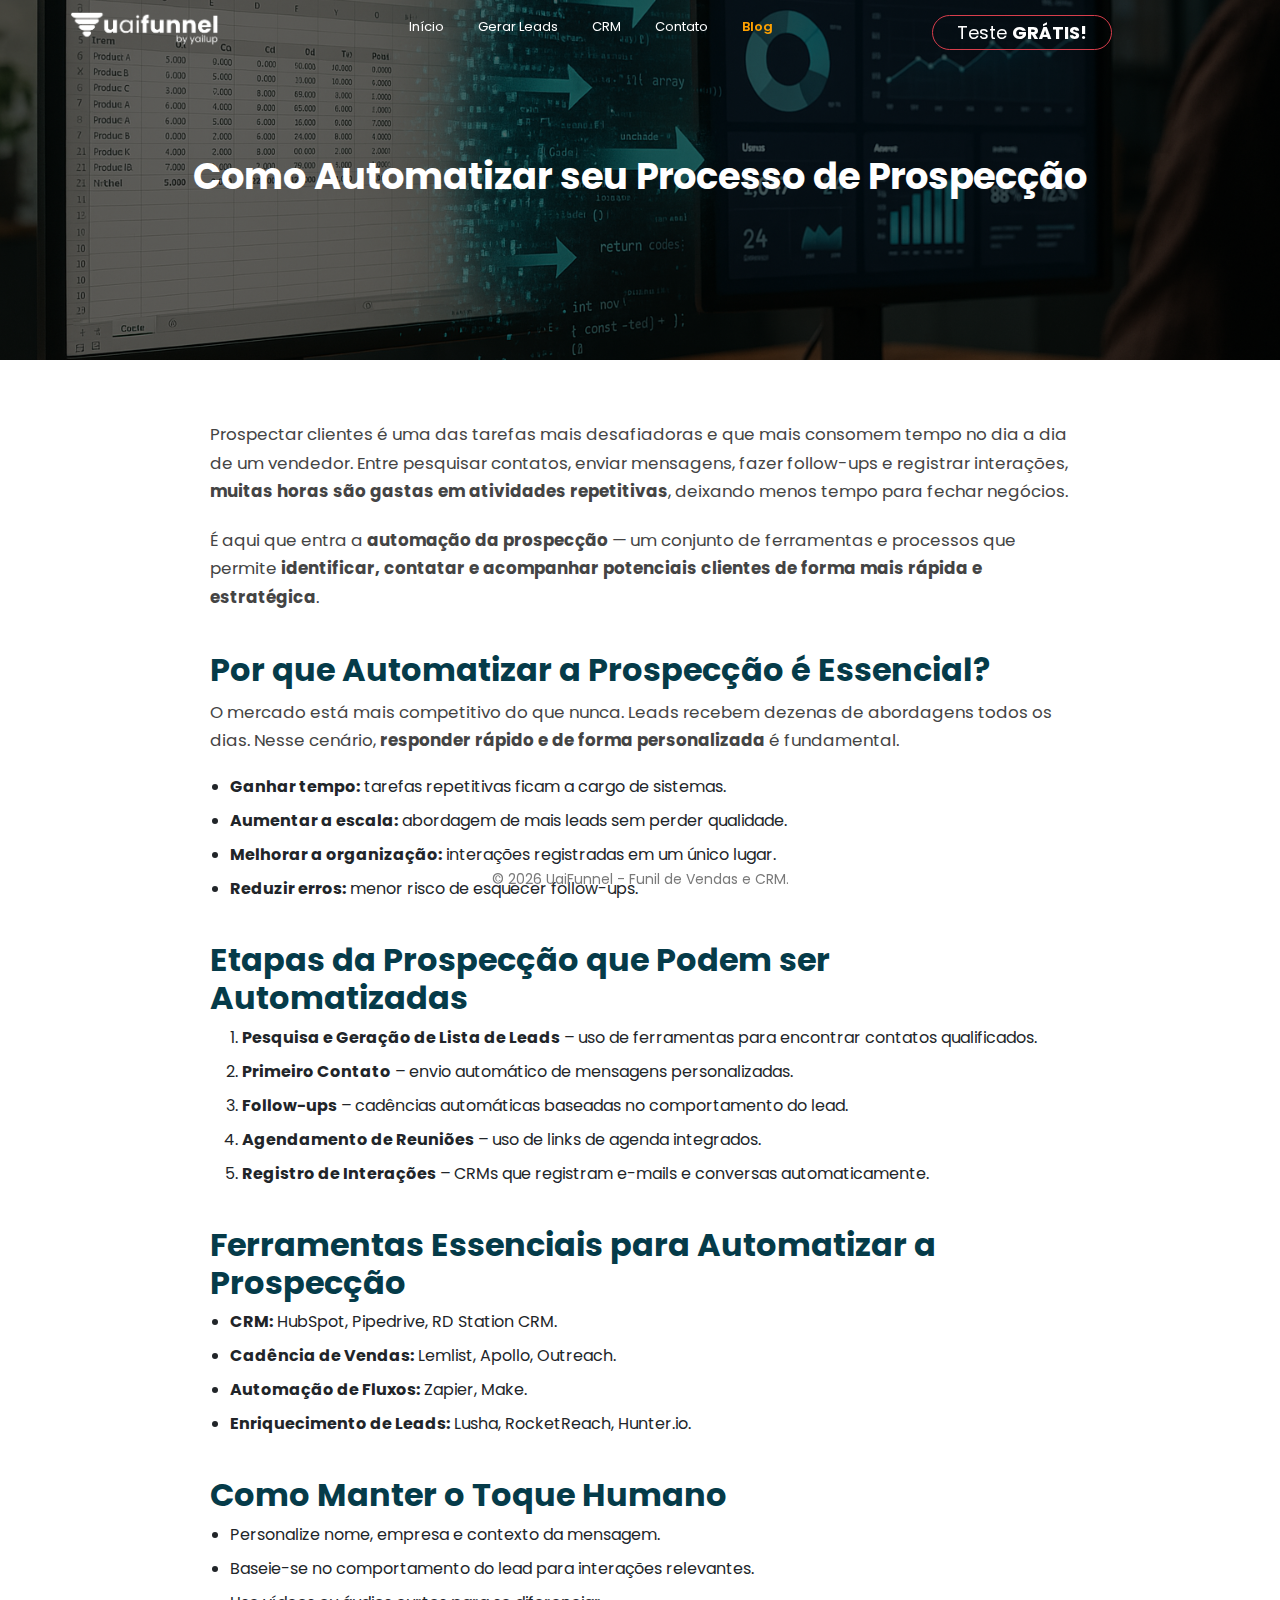
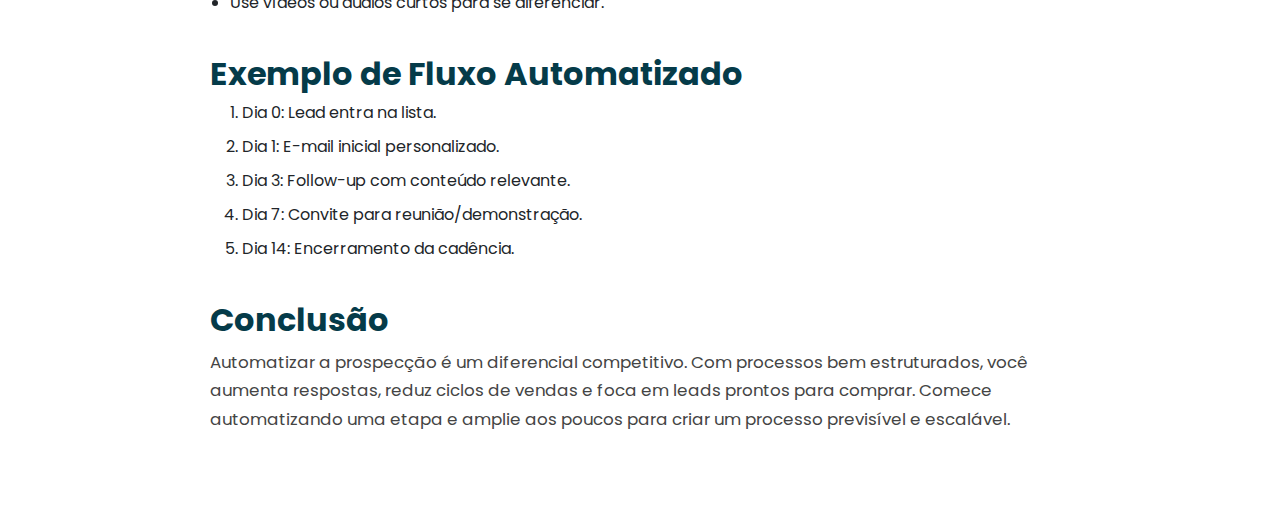
<file: post-2.html>
<!DOCTYPE html>
<html lang="pt-br">
<head>
  <meta charset="UTF-8">
  <meta name="viewport" content="width=device-width, initial-scale=1.0">
  <title>Como Automatizar seu Processo de Prospecção | UaiFunnel</title>
  <link rel="stylesheet" href="css/style.css">
  <link rel="stylesheet" href="css/responsive.css" media="screen">
  <link rel="stylesheet" href="https://cdn.jsdelivr.net/npm/bootstrap@5.3.2/dist/css/bootstrap.min.css">
  <link rel="stylesheet" href="https://cdn.jsdelivr.net/npm/bootstrap-icons@1.11.3/font/bootstrap-icons.min.css">
  <link href="https://fonts.googleapis.com/css?family=Poppins:300,400,600,700&display=swap" rel="stylesheet">
  <style>
    .post-hero {
      height: 40vh;
      background: linear-gradient(rgba(0,0,0,0.6), rgba(0,0,0,0.6)), url('img/background_1.png') no-repeat center center;
      background-size: cover;
      display: flex;
      align-items: center;
      justify-content: center;
      color: #fff;
      text-align: center;
      padding: 0 20px;
    }
    .post-hero h1 {
      font-size: 2.3rem;
      font-weight: 700;
      max-width: 900px;
    }
    .post-content {
      padding: 60px 20px;
      max-width: 900px;
      margin: auto;
    }
    .post-content h2 {
      margin-top: 40px;
      font-weight: 700;
      color: #053B49;
    }
    .post-content p {
      font-size: 1.05rem;
      line-height: 1.7;
      color: #444;
      margin-bottom: 20px;
    }
    .post-content ul {
      padding-left: 20px;
    }
    .post-content li {
      margin-bottom: 10px;
    }
  </style>
</head>
<body>

<header id="header">
  <div class="interface">
    <section class="logo">
      <a href="index.html"><img class="logo-white" src="img/logo_.png" alt="UaiFunnel"></a>
      <a href="index.html"><img class="logo-color" src="img/logo.png" alt="UaiFunnel"></a>
    </section>
    <section class="menu-desktop">
      <nav>
        <ul>
          <li><a href="index.html#home">Início</a></li>
          <li><a href="index.html#doing">Gerar Leads</a></li>
          <li><a href="index.html#crm">CRM</a></li>
          <li><a href="index.html#contact">Contato</a></li>
          <li><a class="active" href="blog.html">Blog</a></li>
        </ul>
      </nav>
    </section>
    <section class="btn-contato">
      <a href="index.html#contact"><button>Teste <strong>GRÁTIS!</strong></button></a>
    </section>
  </div>
</header>

<section class="post-hero">
  <h1>Como Automatizar seu Processo de Prospecção</h1>
</section>

<section class="post-content">

  <p>Prospectar clientes é uma das tarefas mais desafiadoras e que mais consomem tempo no dia a dia de um vendedor. Entre pesquisar contatos, enviar mensagens, fazer follow-ups e registrar interações, <strong>muitas horas são gastas em atividades repetitivas</strong>, deixando menos tempo para fechar negócios.</p>

  <p>É aqui que entra a <strong>automação da prospecção</strong> — um conjunto de ferramentas e processos que permite <strong>identificar, contatar e acompanhar potenciais clientes de forma mais rápida e estratégica</strong>.</p>

  <h2>Por que Automatizar a Prospecção é Essencial?</h2>
  <p>O mercado está mais competitivo do que nunca. Leads recebem dezenas de abordagens todos os dias. Nesse cenário, <strong>responder rápido e de forma personalizada</strong> é fundamental.</p>
  <ul>
    <li><strong>Ganhar tempo:</strong> tarefas repetitivas ficam a cargo de sistemas.</li>
    <li><strong>Aumentar a escala:</strong> abordagem de mais leads sem perder qualidade.</li>
    <li><strong>Melhorar a organização:</strong> interações registradas em um único lugar.</li>
    <li><strong>Reduzir erros:</strong> menor risco de esquecer follow-ups.</li>
  </ul>

  <h2>Etapas da Prospecção que Podem ser Automatizadas</h2>
  <ol>
    <li><strong>Pesquisa e Geração de Lista de Leads</strong> – uso de ferramentas para encontrar contatos qualificados.</li>
    <li><strong>Primeiro Contato</strong> – envio automático de mensagens personalizadas.</li>
    <li><strong>Follow-ups</strong> – cadências automáticas baseadas no comportamento do lead.</li>
    <li><strong>Agendamento de Reuniões</strong> – uso de links de agenda integrados.</li>
    <li><strong>Registro de Interações</strong> – CRMs que registram e-mails e conversas automaticamente.</li>
  </ol>

  <h2>Ferramentas Essenciais para Automatizar a Prospecção</h2>
  <ul>
    <li><strong>CRM:</strong> HubSpot, Pipedrive, RD Station CRM.</li>
    <li><strong>Cadência de Vendas:</strong> Lemlist, Apollo, Outreach.</li>
    <li><strong>Automação de Fluxos:</strong> Zapier, Make.</li>
    <li><strong>Enriquecimento de Leads:</strong> Lusha, RocketReach, Hunter.io.</li>
  </ul>

  <h2>Como Manter o Toque Humano</h2>
  <ul>
    <li>Personalize nome, empresa e contexto da mensagem.</li>
    <li>Baseie-se no comportamento do lead para interações relevantes.</li>
    <li>Use vídeos ou áudios curtos para se diferenciar.</li>
  </ul>

  <h2>Exemplo de Fluxo Automatizado</h2>
  <ol>
    <li>Dia 0: Lead entra na lista.</li>
    <li>Dia 1: E-mail inicial personalizado.</li>
    <li>Dia 3: Follow-up com conteúdo relevante.</li>
    <li>Dia 7: Convite para reunião/demonstração.</li>
    <li>Dia 14: Encerramento da cadência.</li>
  </ol>

  <h2>Conclusão</h2>
  <p>Automatizar a prospecção é um diferencial competitivo. Com processos bem estruturados, você aumenta respostas, reduz ciclos de vendas e foca em leads prontos para comprar. Comece automatizando uma etapa e amplie aos poucos para criar um processo previsível e escalável.</p>

</section>

<!--Footer 1-->
<footer class="footer1" id="rodape">
    &copy; <span id="anoAtual"></span> UaiFunnel - Funil de Vendas e CRM.
</footer>
<!-- /Footer1 -->

<script>
  document.getElementById("anoAtual").textContent = new Date().getFullYear();
</script>

<script src="js/script.js"></script>

</body>
</html>
</file>
<file: css/style.css>
/* ::::: COLOR PALETTE ::::: */
/* blue - #2d8fb9 */
/* green - #95bc3f */
/* orange - #ffa100*/
/* red - #d83e4c */
/* gray - #545454 */

*{
    margin: 0;
    padding: 0;
    box-sizing: border-box;
    font-family: "Poppins", sans-serif;
}

body{
    background-color: rgb(255, 255, 255);
    height: auto;
    align-items: center;
    justify-content: center;
    scroll-behavior: smooth;
}

.interface{
    max-width: 1280px;
    margin: 0 auto;
    padding: 0 5%;
    align-items: center;
}

/*---Header Style*/
header{
    width: 100%;
    padding: 10px 5px;
    position: fixed;
    top: 0;
    left: 0;
    transition: .5s;
    z-index: 10;
}

header .interface{
    display: flex;
    justify-content: space-between;
    align-items: center;
}

header .logo img{
    max-width: 150px;
    margin-bottom: 10px;
}

/* navbar effect */
header .logo img.logo-color{
    display: none;
}

header.roll{
    background-color: #fff;
    padding: 10px 0;
    height: 55px;
    box-shadow: 0 0 8px #25252569;
}

header.roll .menu-desktop nav ul li a{
    color: #053B49;
}

header.roll .btn-contato button{
    color: #d83e4c;
    margin-bottom: 10px;
}
header.roll .btn-contato button a{
    color: #ffffff;
}

header.roll .logo .logo-white{
    display: none;
}
header.roll .logo .logo-color{
    display: block;
}
#user{
    font-weight: 500;
}

header .menu-desktop nav ul{
    list-style-type: none;
}

header .menu-desktop nav ul li{
    display: inline;
    margin: 0 15px;
}

header .menu-desktop nav ul li a{
    color: #fff;
    text-decoration: none;
    font-size: 13px;
    font-weight: 400;
    display: inline-block;
    transition: .2s;
    margin-top: 5px;
}
header .menu-desktop nav ul li a.active{
    color: #ffa100;
    font-weight: 600;
}

.menu-desktop nav a:hover{
    transform: scale(1.2);
    color: #ffa100;

}

header .btn-contato button{
    width: 180px;
    height: 35px;
    margin-right: 100px;
    margin-bottom: 2px;
}

/* mobile menu style */
header .btn-menu-mob{
    display: none;
    position: relative;
    z-index: 99999999;
}

header .btn-menu-mob div{
    background-color: #fff;
    height: 2px;
    margin: 10px 0;
    transition: .2s;
}

header .btn-menu-mob .line-menumob-1{
    width: 30px;
}
header .btn-menu-mob .line-menumob-2{
    width: 30px;
}
header .btn-menu-mob .line-menumob-3{
    width: 30px;
}

header.roll .btn-menu-mob div{
    background-color: #000;
}

header .btn-menu-mob .line-menumob-1.ativo1{
    transform: rotate(45deg) translate(30%);
    background-color: #fff;
}

header .btn-menu-mob .line-menumob-2.ativo2{
    transform: rotate(-45deg) translate(30%);
    background-color: #fff;
}

header .btn-menu-mob .line-menumob-3.ativo3{
    display: none;
}

/* Additional style */
header .menu-mobile{
    width: 0;
    height: 0;
    background-color: #d83e4bda;
    position: absolute;
    top: 0;
    right: 0;
    display: flex;
    align-items: center;
    justify-content: center;
    text-align: center;
    overflow: hidden;
    transition: .5s;
}

header .menu-mobile nav{
    width: 100%;
}

header .menu-mobile nav ul{
    list-style-type: none;
}

header .menu-mobile nav a{
    font-size: 24px;
    text-decoration: none;
    color: #fff;
    padding: 20px 0;
    display: block;
    font-weight: 500;
    transition: .5s;
}

header .menu-mobile nav a:hover{
    background-color: #053B49;
}

header .menu-mobile.abrir{
    width: 100%;
    height: 100vh;
}

.dropdownlang {
    position: relative;
    margin-left: 25px;
}

.dropdownlang-menu {
    display: none;
    position: absolute;
    top: 100%; 
    left: 0;
    background-color: rgba(180, 180, 180, 0.104);
    border-radius: 8px;
    box-shadow: 0 4px 8px rgba(0, 0, 0, 0.412);
    list-style: none;
    padding: 8px 0;
    margin: 0;
    z-index: 1000;
    min-width: 120px;
}

.dropdownlang-menu li {
    padding: 8px 16px;
}

.dropdownlang-menu li a {
    text-decoration: none;
    display: block;
}

.dropdownlang-menu li a:hover {
    color: #ffa100;
}
  

body.no-overflow{
    overflow: hidden;
}

header .btn-contato button, .hero-site button, .portfolio button{
    font-size: 18px;
    background-color: transparent;
    border: 1px solid #d83e4c;
    border-radius: 25px;
    color: #fff;
    cursor: pointer;
    transition: .5s;
}

header .btn-contato button:hover, .portfolio button:hover{
    background-color: #d83e4c;
    color: #fff;
}
/*---/Header Style*/

/*---Hero Section Style*/
section.hero-site{
    height: 100vh;
    background-image: linear-gradient(rgb(0, 0, 0), rgba(0, 0, 0, 0.715)), url(../img/background.png);
    background-repeat: no-repeat;
    background-size: cover;
    background-position: center;
    background-attachment: fixed;
    color: #fff;
    scroll-behavior: smooth;
}

.hero-site .interface{
    display: flex;
    align-items: center;
    justify-content: space-between;
    height: 100%;
}

.hero-site .txt-hero h1{
    font-size: 2.9em;
    line-height: 50px;
    font-weight: 250;
    text-align: left;
    color: #fff;
}
.hero-site .txt-hero h1 strong{
    font-weight: 700;
}

#maxpot {
    font-weight: 900;
    background: linear-gradient(90deg, #d83e4c, #ffa900, #00c6cc, #ff4c3d);
    background-size: 200% auto;
    color: transparent;
    background-clip: text;
    -webkit-background-clip: text;
    animation: shine 2s linear infinite;
  }
  
  @keyframes shine {
    to {
      background-position: 200% center;
    }
  }  

.hero-site .txt-hero p strong{
    color: #ffffff;
}

.hero-site .txt-hero p{
    font-size: 20px;
    font-weight: 380;
    margin: 10px 0;
    text-align: left;
}

.hero-site .txt-hero p span{
    display: block;
}

.hero-site button{
    width: 450px;
    height: 60px;
    font-size: 20px;
    font-weight: 600;
    border-radius: 50px;
    background-color: #d83e4c;
    box-shadow: 0 0 20px #d83e4c;
}
.hero-site button:hover{
    transform: scale(1.05);
    background-color: #f46975;
}
#howbtn {
    width: 300px;
    height: 60px;
    font-size: 16px;
    font-weight: 500;
    color: #fff;
    border:2px solid #d83e4c;
    border-radius: 50px;
    margin-left: 10px;
    background-color: transparent;
    box-shadow: 0 0 0px #fff;
}
#howbtn:hover{
    transform: scale(1.01);
    font-size: 17px;
    border:2px solid #fff;
    color: #fff;
    box-shadow: 0 0 3px #fff;
}

/* ---Arrow animation */
#scroll-cta {
    text-align: center;
    cursor: pointer;
    color: #fcfcfc89;
    display: flex;
    justify-content: center;
    align-items: center;
    font-size: 2rem;
    font-weight: 100;
    margin-top: -120px;
    opacity: 0; 
    transition: opacity 1s ease-in-out;
}

.start-float {
    animation: float 1s ease-in-out infinite;
}

.start-trail {
    animation: trail 1s infinite;
}

@keyframes float {
    0%, 100% {
        transform: translateY(0px);
    }
    50% {
        transform: translateY(-20px);
    }
}

@keyframes trail {
    0% {
        text-shadow:
        0 0 0 rgba(0,0,0,0.2),
        0 0 0 rgba(0,0,0,0.1),
        0 0 0 rgba(0,0,0,0.05);
        transform: translateY(0px);
    }
    50% {
        text-shadow:
        0 8px 6px rgba(0,0,0,0.2),
        0 16px 12px rgba(0,0,0,0.1),
        0 24px 18px rgba(0,0,0,0.05);
        transform: translateY(5px);
    }
    100% {
        text-shadow:
        0 0 0 rgba(0,0,0,0.2),
        0 0 0 rgba(0,0,0,0.1),
        0 0 0 rgba(0,0,0,0.05);
        transform: translateY(0px);
    }
}
/* ---/Arrow animation */
.video-hero {
    margin-top: 2rem;
    display: none;
    justify-content: center;
}
.video-hero .video-wrapper {
    position: relative;
    height: 310px;
    width: 550px;
    max-width: 100%;
    border-radius: 25px;
    overflow: hidden;
    cursor: pointer;
}
.video-hero img {
    width: 100%;
    height: 100%;
    object-fit: cover;
    display: block;
    border-radius: 25px;
}
.video-hero .play-button {
    position: absolute;
    top: 50%;
    left: 50%;
    transform: translate(-50%, -50%);
    width: 80px;
    height: 80px;
    background: rgba(0, 0, 0, 0.5);
    border-radius: 50%;
    display: flex;
    align-items: center;
    justify-content: center;
    transition: .2s;
}
.video-hero .play-button:hover {
    width: 85px;
    height: 85px;
    color: #ff914d;
    background: #00000071;
}
.video-hero .play-button::before {
    content: '';
    display: block;
    border-style: solid;
    border-width: 15px 0 15px 25px;
    border-color: transparent transparent transparent white;
}

.video-heroz {
    margin-top: 2rem;
    display: none;
    justify-content: center;
}
.video-heroz iframe {
    border-radius: 25px;
    max-width: 100%;
    height: 310px;
    width: 700px;
    padding: 10px;
}
/* ---/Hero Section Style */

/* ---About Us Section Style */
.about{
    height: 100vh auto;
    padding: 5px;
    align-items: center;
    justify-content: center;
    scroll-behavior: smooth;
}
.about h2 {
    font-size: 35px;
    font-weight: 300;
    margin-top: 80px;
    text-align: center;
    color: #053B49;
    scroll-behavior: smooth;
}

.about h2 span{
    color: #d83e4c;
    font-weight: 800;
    font-size: 45px;
}

.about p {
    margin: 20px auto;
    font-weight: 300;
    line-height: 24px;
    text-align:justify;
    color:#054656
}
#mvv{
    margin-bottom: -10px;
}
#planos {
    height: 100vh;
}
/* ---/About Us Section Style */

/* ----What we do Section Style */
section.what-we-do{
    padding: 80px 0;
}

.whatstep {
    display: grid;
    grid-template-columns: repeat(auto-fit, minmax(280px, 1fr));
    gap: 30px;
    width: 100%;
    max-width: 1200px;
}

.wstep {
    background: transparent;
    border-radius: 20px;
    padding: 30px;
    text-align: center;
    border: 1px solid #ff914d;
    transition: transform 0.3s, box-shadow 0.3s;
    position: relative;
}


.wstep:hover {
    transform: translateY(-10px);
    box-shadow: 0 25px 50px rgba(0,0,0,0.4);
}

.wstep h2 {
    font-size: 2rem;
    margin-bottom: 10px;
}

.price {
    font-size: 2.2rem;
    font-weight: 700;
    margin: 20px 0;
}

.features {
    list-style: none;
    padding: 0;
    margin-bottom: 25px;
    text-align: justify;
}

.features p {
    color: #053B49;
}

.disabled {
    opacity: 0.4;
    text-decoration: line-through;
}

.basic {
    border-top: 5px solid #ff914d;
}

.highlight {
    position: absolute;
    top: 0;
    left: 0;
    background: #ff914d;
    color: #053B49;
    font-size: 1rem;
    font-weight: 700;
    padding: 5px 50px;
    border-bottom-right-radius: 15px;
    border-top-left-radius: 15px;
    z-index: 1;
}

@media (max-width: 768px) {
    h1 {
        font-size: 2rem;
    }
}

.what-we-do h1{
    font-size: 35px;
    font-weight: 300;
    margin-top: 30px;
    text-align: center;
    position: relative;
    color: #053B49;
}
.what-we-do h1 span{
    color: #ff914d;
    font-weight: 800;
    font-size: 45px;
}
.what-we-do h2{
    font-size: 20px;
    font-weight: 400;
    margin-top: 30px;
    text-align: center;
    position: relative;
    color: #053B49;
    margin-bottom: 25px;
}
.what-we-do h2 span{
    color: #ff914d;
    font-weight: 800;
    font-size: 25px;
}

.what-we-do .itens-container{
    display: flex;
    align-items: center;
    justify-content: space-between;
    gap: 1%;
    margin-top: 1px;
    margin-bottom: 60px;
}

.what-we-do .itens-container .img-itens img{
    max-width: 180px;
}

.what-we-do .itens-container .txt-itens h3{
    font-size: 2.5em;
    line-height: 50px;
    margin-bottom: 10px;
    color: #053B49;
    text-align: justify;
}
.what-we-do .itens-container .txt-itens p{
    color: #053B49;
    text-align: justify;
}
.what-we-do .itens-container .txt-itens button{
    width: 180px;
    height: 35px;
    border: 1px solid #ff914d;
    background-color: transparent;
    border-radius: 25px;
    margin-right: 25px;
    margin-top: 5px;
    color: #ff914d;
    cursor: pointer;
    transition: .3s;
}
.what-we-do .itens-container .txt-itens button:hover{
    background-color: #ff914d;
    color: #fff;
    font-weight: 650;
}

.what-we-do .itens-container .txt-itens h3 span{
    font-weight: 300;
}
/* ----/What we do Section Style */

/* ----How we do Section Style */
section.como{
    padding: 60px 0;
    padding-top: 100px;
}

.txt-como, .instrucoes{
    display: inline-block;
    width: 50%;
    margin-right: -4px;
    vertical-align: top;

}

.como .txt-como{
    position: sticky;
    top: 50%;
    padding-bottom: 25px;
}

.como .txt-como h3{
    font-size: 5em;
    line-height: 70px;
    font-weight: 350;
    color: #053B49;
}

.como .txt-como h3 span{
    display: block;
    font-weight: 800;
    color: #ff914d;
}

.instrucoes .instru-box{
    display: flex;
    align-items: center;
    gap: 10px;
    margin-bottom: 40px;
}

.instrucoes .instru-box img{
    max-width: 200px;
}

.instrucoes .instru-box h4{
    font-size: 2em;
    font-weight: 800;
    margin-bottom: 10px;
    color: #053B49;
    line-height: 27px;
}

.instrucoes .instru-box h4 span{
    font-weight: 300;
    gap:10%;
}

.instrucoes .instru-box p{
    font-size: 15px;
    line-height: 18px;
    color: #053B49;
    text-align: justify;
    font-weight: 385;
}

.instrucoes{
    color: #053B49;
    font-size: 14px;
}
/* ----/How we do Section Style */

/* ----/Portfolio Section Style */
section.portfolio{
    height: 100vh;
    background-image: linear-gradient(rgba(0, 0, 0, 0.991), rgba(0, 0, 0, 0.776)), url(../images/hotel-bg.jpg);
    background-position: center;
    background-size: cover;
    background-repeat: no-repeat;
    background-attachment: fixed;
    position: relative;
    color: #fff;
    text-align: center;
}

.portfolio > .interface{
    display: flex;
    align-items: center;
    justify-content: center;
    flex-direction: column;
    height: 100%;
    z-index: 2;
    position: relative;
}

.portfolio h3{
    padding-right: 130px;
    padding-top: 50px;
    padding-left: 130px;
    font-size: 1.2em;
    font-weight: 200;
    margin: 2px;
    line-height: 30px;
    text-align: justify;
}

.portfolio h3 span{
    display: block;
    font-weight: 700;
}

.portfolio p{
    font-size: 20px;
    font-weight: 400;
    margin-bottom: 20px;
}
.portfolio h2{
    margin-top: 20px;
    font-size: 20px;
    font-weight: 300;
    margin-bottom: 25px;
}
.portfolio img{
    margin-top: 25px;
    width: 120px;
}
.portfolio p strong, b{
    color:#ff914d
}

.portfolio button{
    width: 350px;
    height: 50px;
    border-radius: 25px;
    margin-top: 10px;
    margin-bottom: 50px;
}
#plusicon{
    font-size: 40px;
    color: #ff914d;
}
#reportimg{
    width: 130px;
    animation: pulse 1s infinite;
}

@-webkit-keyframes pulse {
    0% {
      -webkit-transform: scale(1);
      -webkit-filter: brightness(100%);
    }
    100% {
      -webkit-transform: scale(1.1);
      -webkit-filter: brightness(100%);
    }
}
  
@keyframes pulse {
    0% {
      transform: scale(1);
      filter: brightness(100%);
    }
    100% {
      transform: scale(1.1);
      filter: brightness(100%);
    }
}
/* ----/Portfolio Section Style */


/* ----Contato Section Style */
section.contato{
    background-color: #ffa100;
    padding: 80px 0;
    margin-bottom: 100px;
    width: auto;
    height: 100vh;
    justify-content: center;
    align-items: center;
    align-content: center;
}
.txt-contato, .icons-contato{
    display: inline-block;
    width: 50%;
    margin-right: -4px;
    vertical-align: middle;
}

.contato .txt-contato h3 strong{
    font-size: 2em;
    line-height: 60px;
    font-weight: 900;
    margin-bottom: 20px;
    color: #053B49;
}

.contato .txt-contato h3{
    font-size: 2.5em;
    line-height: 40px;
    font-weight: 350;
    margin-bottom: 20px;
    color: #053B49;
}

.contato .txt-contato h3 span{
    display: block;
    font-weight: 800;
}

.contato .txt-contato p{
    font-size: 16px;
    font-weight: 450;
    margin-bottom: 20px;
    color: #053B49;
    text-align: justify;
}

.contato .icons-contato a{
    text-decoration: none;
    color: #fff;
}

.contato .icons-contato button{
    display: flex;
    width: 40%;
    height: 45px;
    border-radius: 35px;
    border:none;
    margin: 5px auto 20px 55px;
    padding: 0 60px;
    color: #fff;
    font-size: 20px;
    font-weight: 600;
    background-color: #053B49;
    justify-content: space-between;
    align-items: center;
    cursor: pointer;
    transition: 0.8s;
}

.contato .icons-contato button:hover{
    width: 42%;
    box-shadow:0 0 10px #053B49;
    border: none;
}

.contato .icons-contato button p{
    color: #fff;
    align-items: left;
    font-size: 18px;
    font-weight: 500;
}

.contato .icons-contato button i{
    font-size: 25px;
    color: #fff;
}

.contato .form-group {
    position: relative;
    width: 100%;
}

.contato .form-group input {
    display: flex;
    width: 80%;
    height: 45px;
    border-radius: 15px;
    border: 2px solid #fff;
    margin: 0 auto 20px auto;
    padding-left: 50px; /* Espaço para o ícone */
    background-color: #ffffff00;
    justify-content: space-between;
    align-items: center;
    cursor: pointer;
    transition: 0.8s;
    color: #fff;
    font-size: 15px;
}

.contato .form-group input:focus {
    border: 2px solid #053B49;
    box-shadow: 0 0 20px #053B49;
    color: #fff;
}

.contato .form-group input::placeholder {
    color: #fff;
}

.contato .form-group i.icon {
    position: absolute;
    left: 75px;
    top: 50%;
    transform: translateY(-50%);
    font-size: 20px;
    color: #ffffff;
}
#formMessage{
    margin-top: 10px;
    margin-left: 600px;
}
/* ---/Contato Section Style */

/*---Footer style*/
#footer {
    background-color:#062128;
    position: fixed;
    left: 0;
    bottom: 0;
    width: 100%;
    height: auto;
    color: #fff;
    text-align: center;
    line-height: 25px;
    padding: 5px;
    transform: translateY(100%);
    transition: transform 0.3s ease-in-out;
}
#footer-text {
    color: #fff;
}
#footer-text h1,h2 {
    color: #fff;
}

#footer .top-footer button{
    width: 60px;
    height: 60px;
    border: none;
    background-color: transparent;
    color: #fff;
    font-size: 20px;
    margin-top: -12px;
    transition: 0.4s;
    cursor: pointer;
}
#footer .top-footer button:hover{
    color: #ff914d;
}

#footer .middle-footer h1{
    font-weight: 400;
    font-size: 14px;
    padding-bottom: 8px;
}

#footer .middle-footer{
    align-items: center;
}

#footer .middle-footer h2{
    font-weight: 280;
    font-size: 12px;
    margin-top: -10px;
}
#logofooter{
    width: 20%;
    margin-top: -5px;
    margin-bottom: 5px;
}
#footer .middle-footer .terms{
    font-weight: 280;
    font-size: 10px;
    color: #fff !important;
    text-decoration:none;
    display: inline-block;
    justify-content: space-between;
    text-align: center;
    transition: .2s;
    cursor: pointer;
    padding-top: 20px;
    padding: 2px;
}
#footer .middle-footer .terms:hover{
    color: #ff914d;
}

#rodape {
    text-align: center;
    padding: 10px;
    background-color: transparent;
    color: #7a7a7a;
    position:fixed;
    bottom: 0;
    width: 100%;
    font-size: 14px;
}

::-webkit-scrollbar{
    width: 10px;
}
::-webkit-scrollbar-thumb{
    width: 10px;
    background-color: #d83e4c;
}
/* ---/Footer style*/


/* ---Sorry page */
.sorry{
    justify-content: center;
    align-items: center;
    text-align: center;
}
.sorry h1{
    color: #053B49;
    font-size: 70px;
    font-weight: 900;
}
.sorry h3{
    color: #fff;
    font-size: 25px;
    font-weight: 500;
}
.sorry p{
    color: #fff;
    font-size: 18px;
    font-weight: 400;
}
/* ---/Sorry page */

/* ---WhatsApp icon */
.whatsapp-icon {
    position: fixed;
    bottom: 20px;
    right: 20px;
    background-color: #25D366;
    color: white;
    border-radius: 50%;
    width: 40px;
    height: 40px;
    display: flex;
    align-items: center;
    justify-content: center;
    font-size: 20px;
    box-shadow: 0px 4px 10px rgba(0, 0, 0, 0.1);
    z-index: 1000;
    transition: 0.3s;
  }

  .whatsapp-icon:hover {
    width: 50px;
    height: 50px;
    background-color: #1EBE54;
    font-size: 30px;
    cursor: pointer;
  }
/* ---/WhatsApp icon */
</file>
<file: css/responsive.css>
@media screen and (max-width: 900px){
    header .menu-desktop, header .btn-contato{
        display: none;
    }

    header .btn-menu-mob{
        display: block;
    }
}

@media screen and (max-width: 900px) {
    .team-cards{
        display: flex;
        flex-direction: column;
        width: 100%;
    }
    .team-card{
        width: 350px;
        margin: 1px auto;
    }   
    #teamboxz{
        width: auto;
        display: flex;
        justify-content: center;
        align-items: center;
        margin: 1px auto;
    }
    /* Dark mode toggle */
    .dark-mode-toggle {
        display: none;
    }        
}

@media screen and (max-width: 900px){
    /* Responsive hero */
    .hero-site .interface{
        display: grid;
        height: 100vh;
        padding-top: 50px;
        align-items: center;
        justify-content: space-between;
    }

    .hero-site .txt-hero h1{
        font-size: 2em;
        line-height: 30px;
    }

    .hero-site .txt-hero p{
        width: 100%;
        font-size: 15px;
    }

    .hero-site .txt-hero p span{
        display: inline;
    }

    .hero-site button{
        font-size: 18px;
        width: 100%;
    }
    .video-hero {
        display: none;
    }
    .video-heroz {
        margin-top: -30px;
        margin-bottom: 30px;
        display: none;
        justify-content: center;
    }
    .video-heroz iframe {
        border-radius: 25px;
        max-width: 100%;
        height: 250px;
        padding: 10px;
    }

    /* Content style */
    .what-we-do h2{
        text-align: justify;
    }
    .what-we-do .itens-container .txt-itens a{
        display: block;
        text-align: center;
        color: #ff914d;
        cursor: pointer;
        transition: .3s;
    }
    .what-we-do .itens-container .txt-itens h3{
        text-align: center;
    }
    .what-we-do .itens-container{
        flex-direction: column;
    }
    
    .what-we-do .itens-container .img-itens img{
        width: 100px;
    }

    .what-we-do .itens-container .txt-itens p{
        margin-bottom: 20px;
        font-size: 16px;
    }

    #steplist{
        text-align: left;
    }
    .steplist{
        display: block;
        padding-left: 30px;
    }

    /*Responsive Contact button style*/
    .txt-contato, .icons-contato{
        display: block;
        width: 100%;
    }

    .contato{
        height: auto !important;
    }

    .contato .txt-contato h3{
        font-size: 1.8em;
        line-height: 40px;
    }

    .contato .icons-contato p{
        margin-bottom: 20px;
    }

    #btn-contato {
        width: auto;
        height: 50px;
        gap: 20px;
        transition: .9s ease-in;
    }
    #btn-contato:hover {
        transition: .4s;
        width: 60%;
    }

    .contato .icons-contato button:hover{
        background-color: #ffad7b;
    }

    .contato .icons-contato button i{
        font-size: 25px;
        color: #fff;
    }

    .contato .icons-contato button{
        display: flex;
        width: 100%;
        height: auto;
        margin: 0 auto 12px auto;
        padding: 15px auto auto auto;
        
    }
    
    .contato .icons-contato button:hover{
        background-color: #053B49;
        border: none;
    }
    
    .contato .icons-contato button p{
        color: #fff;
        align-items: center;
        font-size: 15px;
        font-weight: 500;
        margin-top: 5px;
    }
    
    .contato .icons-contato button i{
        font-size: 25px;
        color: #fff;
    }
    .contato .icons-contato .freetrialform i {
        margin-left: -50px;
    }
    .contato .icons-contato .freetrialform input {
        width: 100%;
    }

    /* Portfolio style */
    .portfolio{
        height: 100vh;
    }
    .portfolio h3{
        padding-right: 25px;
        padding-top: 200px;
        padding-left: 25px;
        font-size: 1em;
        font-weight: 200;
        margin: 2px;
        line-height: 20px;
        text-align: justify;
    }

    .portfolio p{
        margin: 15px 0;
        font-size: 15px;
    }

    .portfolio button {
        margin-bottom: 200px;
    }

    /* section style-como */
      .txt-como, .instrucoes{
        display: block;
        width: 100%;
    }

    .como .txt-como{
        position: static;
    }

    .como .txt-como h3{
        font-size: 3em;
        line-height: 50px;
    }

    .instrucoes .instru-box{
      flex-direction: column;
      text-align: center;
    }
    .instrucoes .instru-box p{
        font-size: 16px;
    }

    .footer {
        font-size: 12px;       
    }
    #footer{
        height: 12%;
    }
    #footer-text{
        width: 100%;
        line-height: 25px;
        font-size: 5px;
        margin-top: -6px;
    }
    #rodape{
        font-size: 12px;
    }
}


@media screen and (max-width: 900px){
    .nav-btn{
        display: none;
    }
    #plusicon{
        display: none;
    }
    .portfolio img{
        margin-top: 25px;
        width: 80px;
    }
    
}
</file>
